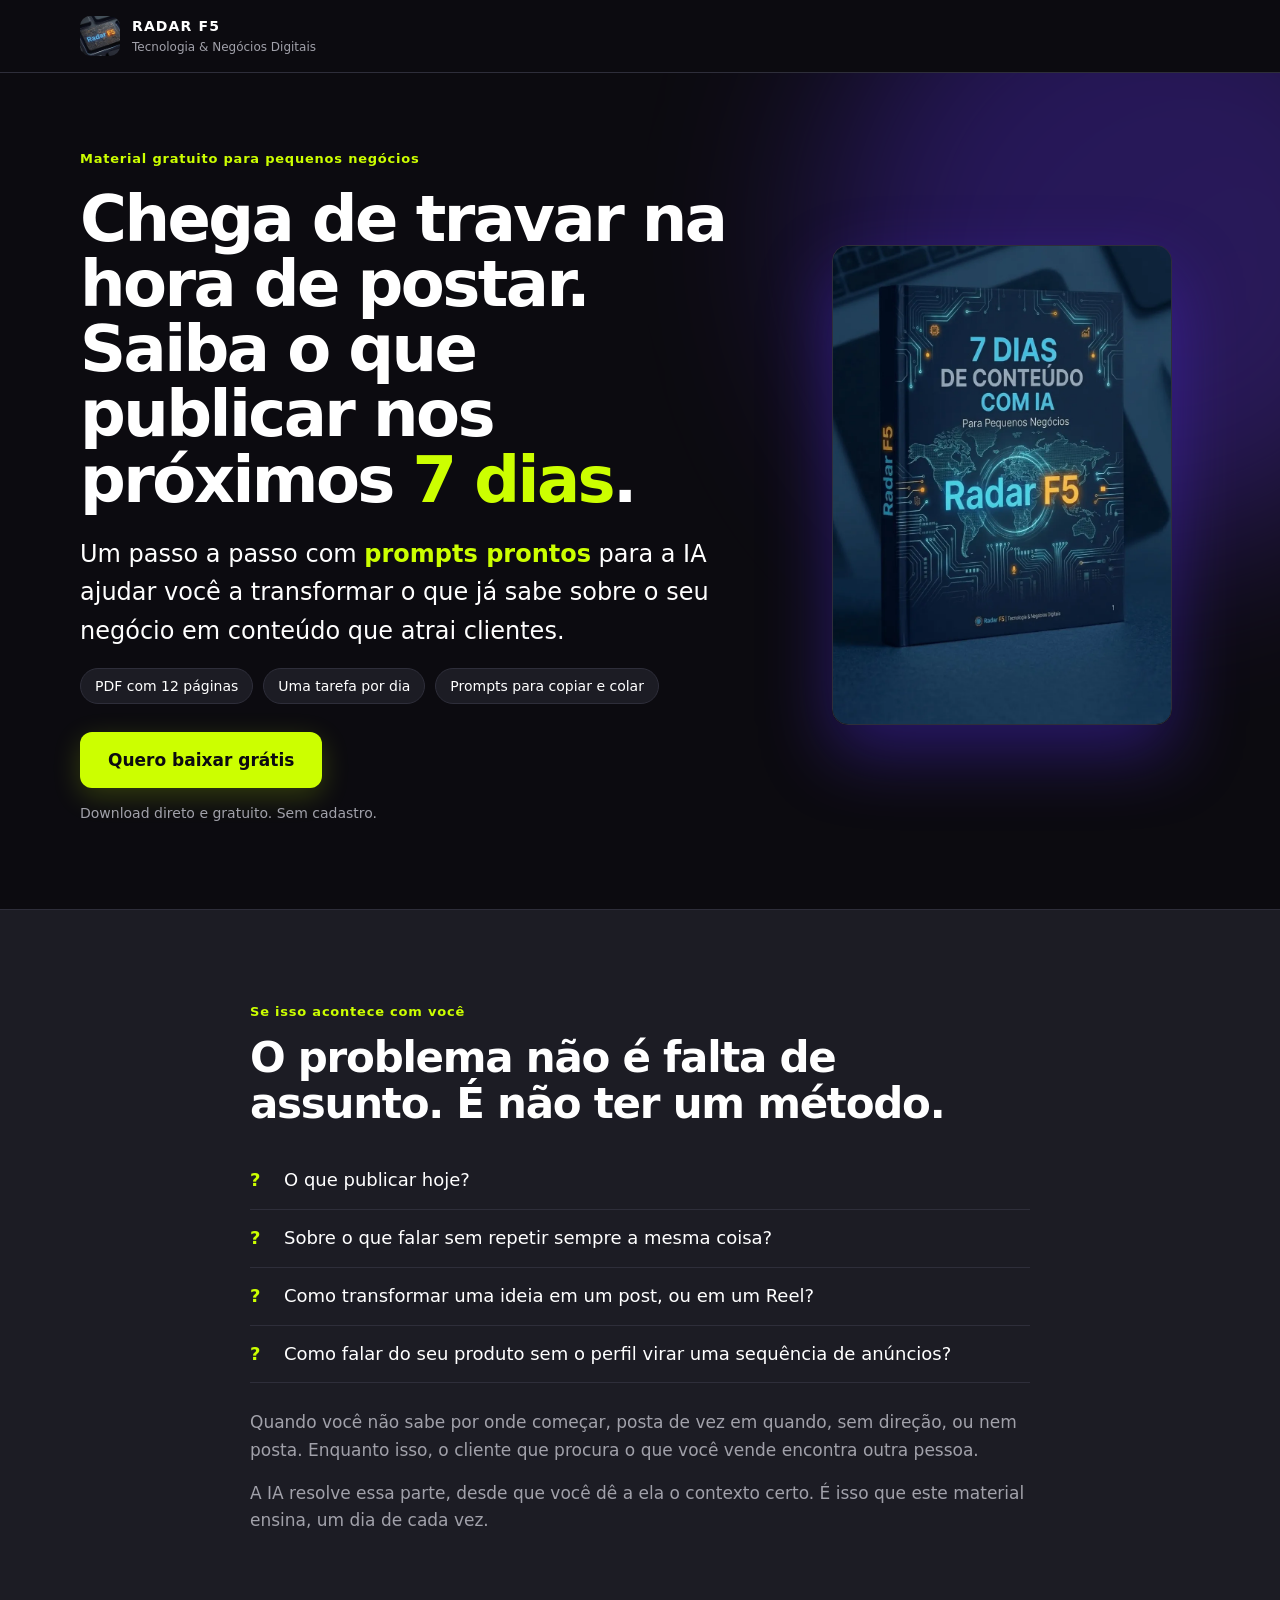
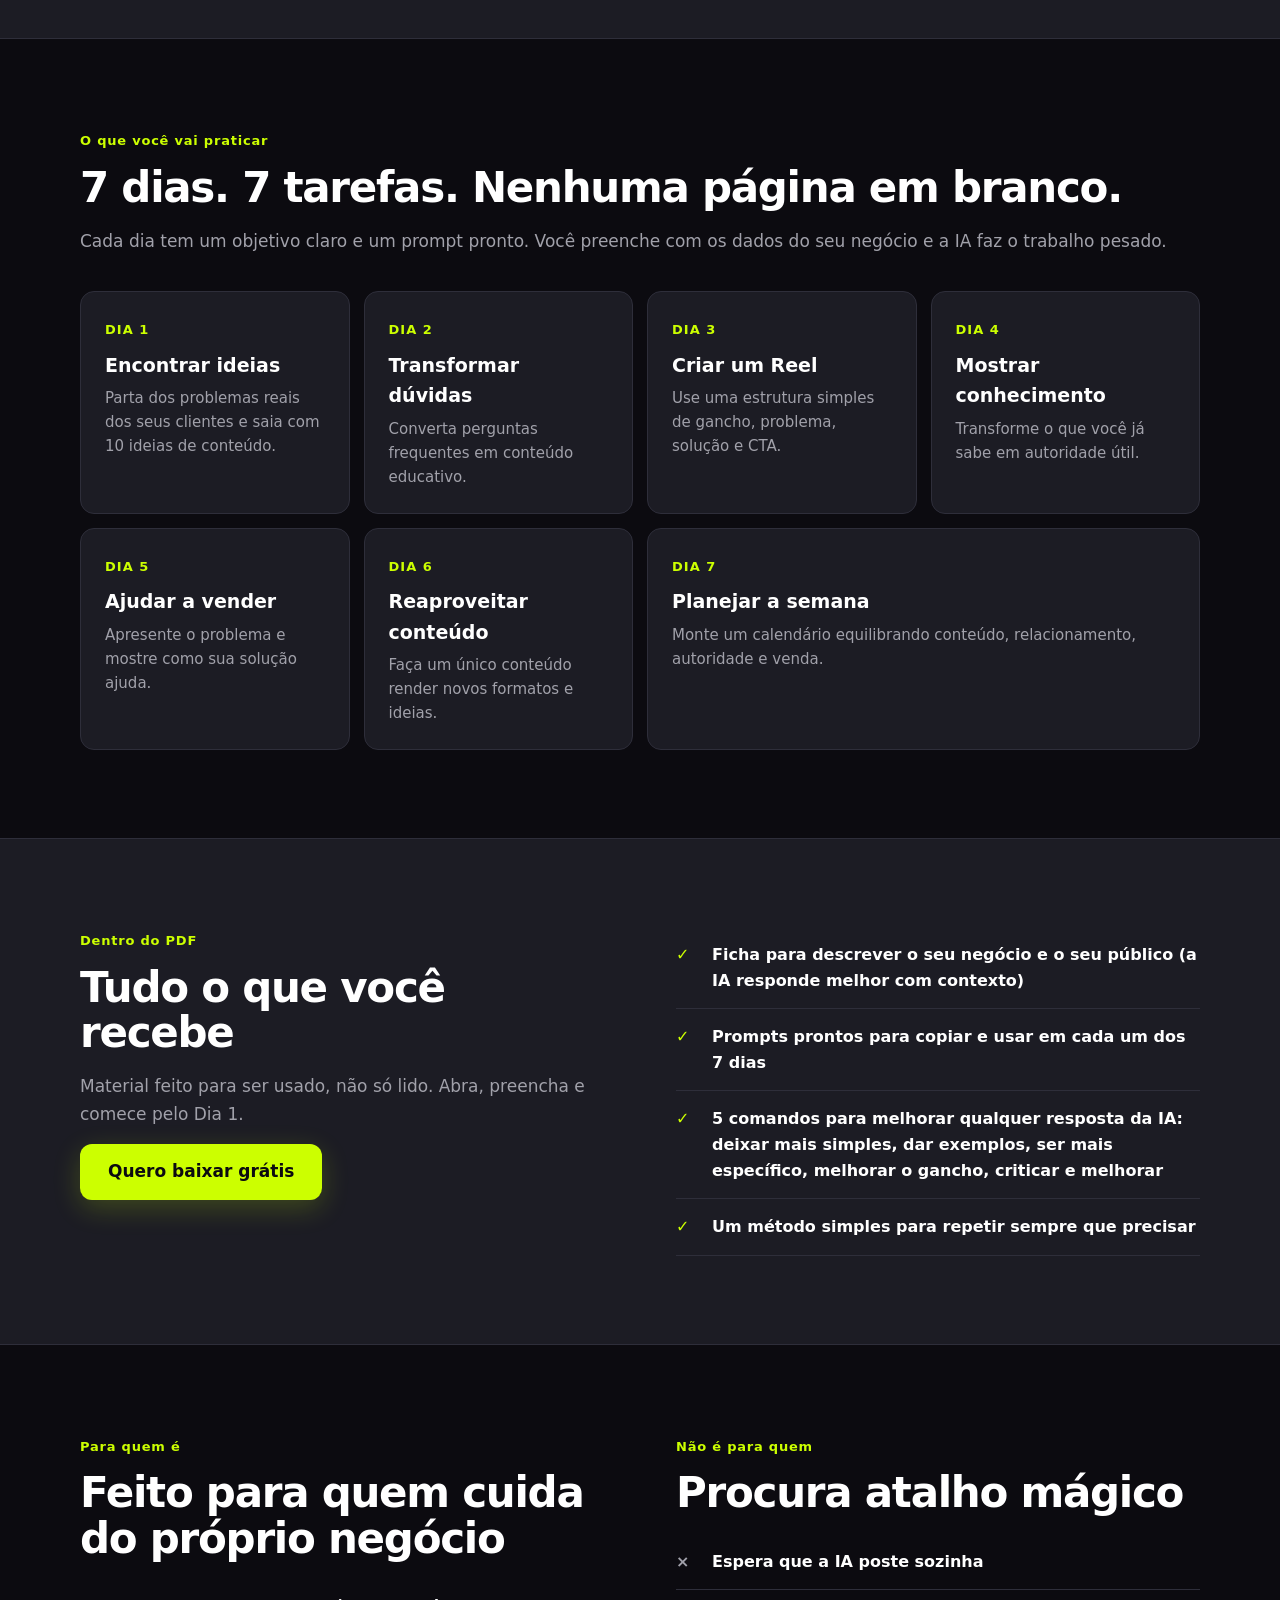
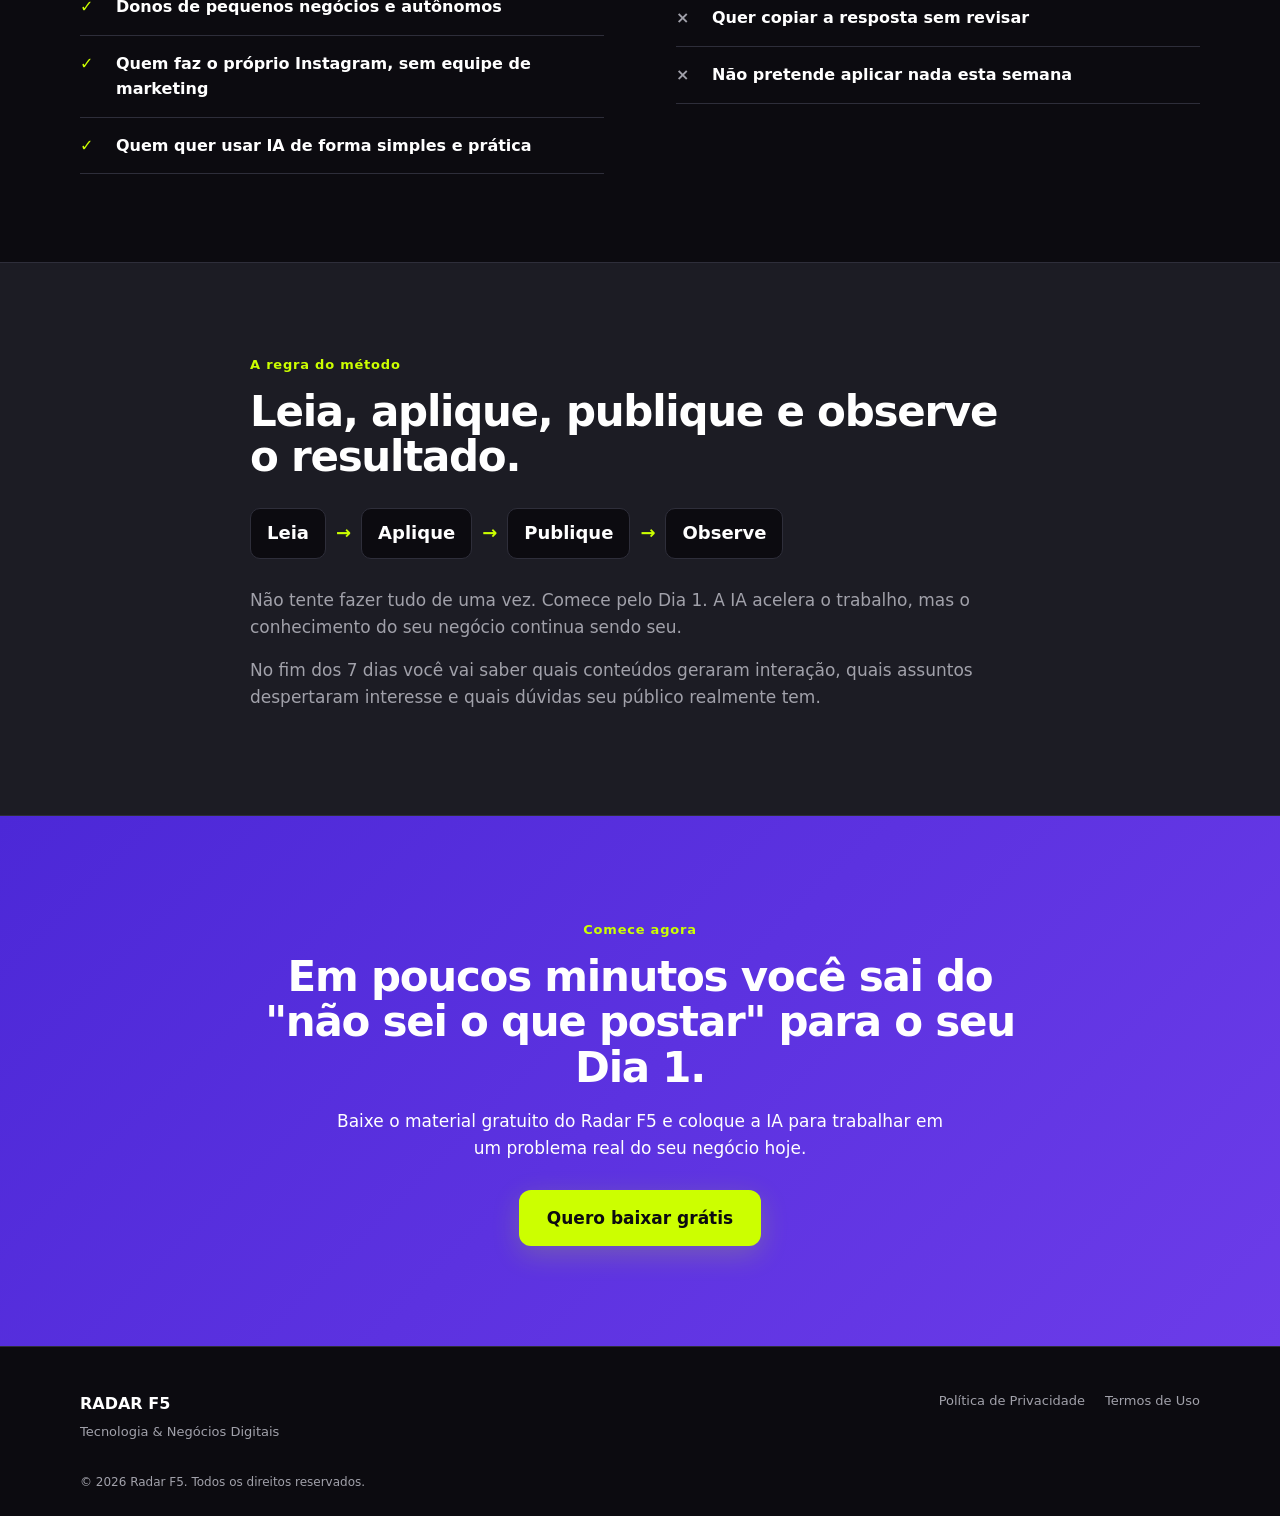
<file: index.html>
<!DOCTYPE html>
<html lang="pt-BR">

<head>
  <meta charset="UTF-8">
  <meta name="viewport" content="width=device-width, initial-scale=1.0">
  <meta name="description"
    content="Baixe grátis o material 7 Dias de Conteúdo com IA, do Radar F5: uma tarefa prática por dia, com prompts prontos, para saber o que postar no seu negócio.">
  <meta name="theme-color" content="#0c0b10">
  <meta property="og:type" content="website">
  <meta property="og:locale" content="pt_BR">
  <meta property="og:title" content="7 Dias de Conteúdo com IA para Pequenos Negócios | Radar F5">
  <meta property="og:description"
    content="Material gratuito em PDF com uma tarefa por dia e prompts prontos para copiar e usar.">
  <title>7 Dias de Conteúdo com IA para Pequenos Negócios | Radar F5</title>
  <link rel="icon" type="image/svg+xml" href="image/favicon.svg">
  <link rel="stylesheet" href="style.css">
</head>

<body>
  <header class="site-header">
    <div class="container nav">
      <div class="brand"><img src="image/rf5_logo.webp" alt="" class="brand-logo" width="40" height="40"><span><span
            class="brand-name">RADAR F5</span><small>Tecnologia &amp; Negócios Digitais</small></span></div>
    </div>
  </header>

  <main id="conteudo">
    <section class="hero">
      <div class="container hero-grid">
        <div>
          <span class="eyebrow">Material gratuito para pequenos negócios</span>
          <h1>Chega de travar na hora de postar. Saiba o que publicar nos próximos <span class="highlight">7
              dias</span>.</h1>
          <p class="lead">Um passo a passo com <strong>prompts prontos</strong> para a IA ajudar você a transformar o
            que já sabe sobre o seu negócio em conteúdo que atrai clientes.</p>
          <ul class="pills">
            <li>PDF com 12 páginas</li>
            <li>Uma tarefa por dia</li>
            <li>Prompts para copiar e colar</li>
          </ul>
          <a class="button button-primary" href="pdf/7-dias-de-conteudo-com-ia.pdf" data-download download>Quero baixar
            grátis</a>
          <p class="microcopy">Download direto e gratuito. Sem cadastro.</p>
        </div>
        <figure class="cover">
          <img src="image/capa-7-dias.webp" alt="Capa do material 7 Dias de Conteúdo com IA, do Radar F5" width="910"
            height="1287" fetchpriority="high">
        </figure>
      </div>
    </section>

    <section class="section alt">
      <div class="container narrow">
        <span class="section-label">Se isso acontece com você</span>
        <h2>O problema não é falta de assunto. É não ter um método.</h2>
        <ul class="pain">
          <li>O que publicar hoje?</li>
          <li>Sobre o que falar sem repetir sempre a mesma coisa?</li>
          <li>Como transformar uma ideia em um post, ou em um Reel?</li>
          <li>Como falar do seu produto sem o perfil virar uma sequência de anúncios?</li>
        </ul>
        <p>Quando você não sabe por onde começar, posta de vez em quando, sem direção, ou nem posta. Enquanto isso, o
          cliente que procura o que você vende encontra outra pessoa.</p>
        <p>A IA resolve essa parte, desde que você dê a ela o contexto certo. É isso que este material ensina, um dia de
          cada vez.</p>
      </div>
    </section>

    <section class="section">
      <div class="container">
        <span class="section-label">O que você vai praticar</span>
        <h2>7 dias. 7 tarefas. Nenhuma página em branco.</h2>
        <p>Cada dia tem um objetivo claro e um prompt pronto. Você preenche com os dados do seu negócio e a IA faz o
          trabalho pesado.</p>
        <div class="days-grid">
          <article><span>DIA 1</span>
            <h3>Encontrar ideias</h3>
            <p>Parta dos problemas reais dos seus clientes e saia com 10 ideias de conteúdo.</p>
          </article>
          <article><span>DIA 2</span>
            <h3>Transformar dúvidas</h3>
            <p>Converta perguntas frequentes em conteúdo educativo.</p>
          </article>
          <article><span>DIA 3</span>
            <h3>Criar um Reel</h3>
            <p>Use uma estrutura simples de gancho, problema, solução e CTA.</p>
          </article>
          <article><span>DIA 4</span>
            <h3>Mostrar conhecimento</h3>
            <p>Transforme o que você já sabe em autoridade útil.</p>
          </article>
          <article><span>DIA 5</span>
            <h3>Ajudar a vender</h3>
            <p>Apresente o problema e mostre como sua solução ajuda.</p>
          </article>
          <article><span>DIA 6</span>
            <h3>Reaproveitar conteúdo</h3>
            <p>Faça um único conteúdo render novos formatos e ideias.</p>
          </article>
          <article><span>DIA 7</span>
            <h3>Planejar a semana</h3>
            <p>Monte um calendário equilibrando conteúdo, relacionamento, autoridade e venda.</p>
          </article>
        </div>
      </div>
    </section>

    <section class="section alt">
      <div class="container two-col">
        <div>
          <span class="section-label">Dentro do PDF</span>
          <h2>Tudo o que você recebe</h2>
          <p>Material feito para ser usado, não só lido. Abra, preencha e comece pelo Dia 1.</p>
          <a class="button button-primary" href="pdf/7-dias-de-conteudo-com-ia.pdf" data-download download>Quero baixar
            grátis</a>
        </div>
        <ul class="check-list">
          <li>Ficha para descrever o seu negócio e o seu público (a IA responde melhor com contexto)</li>
          <li>Prompts prontos para copiar e usar em cada um dos 7 dias</li>
          <li>5 comandos para melhorar qualquer resposta da IA: deixar mais simples, dar exemplos, ser mais específico,
            melhorar o gancho, criticar e melhorar</li>
          <li>Um método simples para repetir sempre que precisar</li>
        </ul>
      </div>
    </section>

    <section class="section">
      <div class="container two-col">
        <div>
          <span class="section-label">Para quem é</span>
          <h2>Feito para quem cuida do próprio negócio</h2>
          <ul class="check-list">
            <li>Donos de pequenos negócios e autônomos</li>
            <li>Quem faz o próprio Instagram, sem equipe de marketing</li>
            <li>Quem quer usar IA de forma simples e prática</li>
          </ul>
        </div>
        <div>
          <span class="section-label">Não é para quem</span>
          <h2>Procura atalho mágico</h2>
          <ul class="check-list no">
            <li>Espera que a IA poste sozinha</li>
            <li>Quer copiar a resposta sem revisar</li>
            <li>Não pretende aplicar nada esta semana</li>
          </ul>
        </div>
      </div>
    </section>

    <section class="section alt">
      <div class="container narrow">
        <span class="section-label">A regra do método</span>
        <h2>Leia, aplique, publique e observe o resultado.</h2>
        <div class="steps">
          <span>Leia</span><i>→</i><span>Aplique</span><i>→</i><span>Publique</span><i>→</i><span>Observe</span></div>
        <p>Não tente fazer tudo de uma vez. Comece pelo Dia 1. A IA acelera o trabalho, mas o conhecimento do seu
          negócio continua sendo seu.</p>
        <p>No fim dos 7 dias você vai saber quais conteúdos geraram interação, quais assuntos despertaram interesse e
          quais dúvidas seu público realmente tem.</p>
      </div>
    </section>

    <section class="cta">
      <div class="container narrow center">
        <span class="section-label">Comece agora</span>
        <h2>Em poucos minutos você sai do "não sei o que postar" para o seu Dia 1.</h2>
        <p>Baixe o material gratuito do Radar F5 e coloque a IA para trabalhar em um problema real do seu negócio hoje.
        </p>
        <a class="button button-primary" href="pdf/7-dias-de-conteudo-com-ia.pdf" data-download download>Quero baixar
          grátis</a>

      </div>
    </section>
  </main>

  <footer class="site-footer">
    <div class="container footer-grid">
      <div><strong>RADAR F5</strong>
        <p>Tecnologia &amp; Negócios Digitais</p>
      </div>
      <nav aria-label="Links legais"><a href="politica-de-privacidade.html">Política de Privacidade</a><a
          href="termos-de-uso.html">Termos de Uso</a></nav>
    </div>
    <div class="container copyright">© 2026 Radar F5. Todos os direitos reservados.</div>
  </footer>
  <script src="script.js"></script>
</body>

</html>
</file>
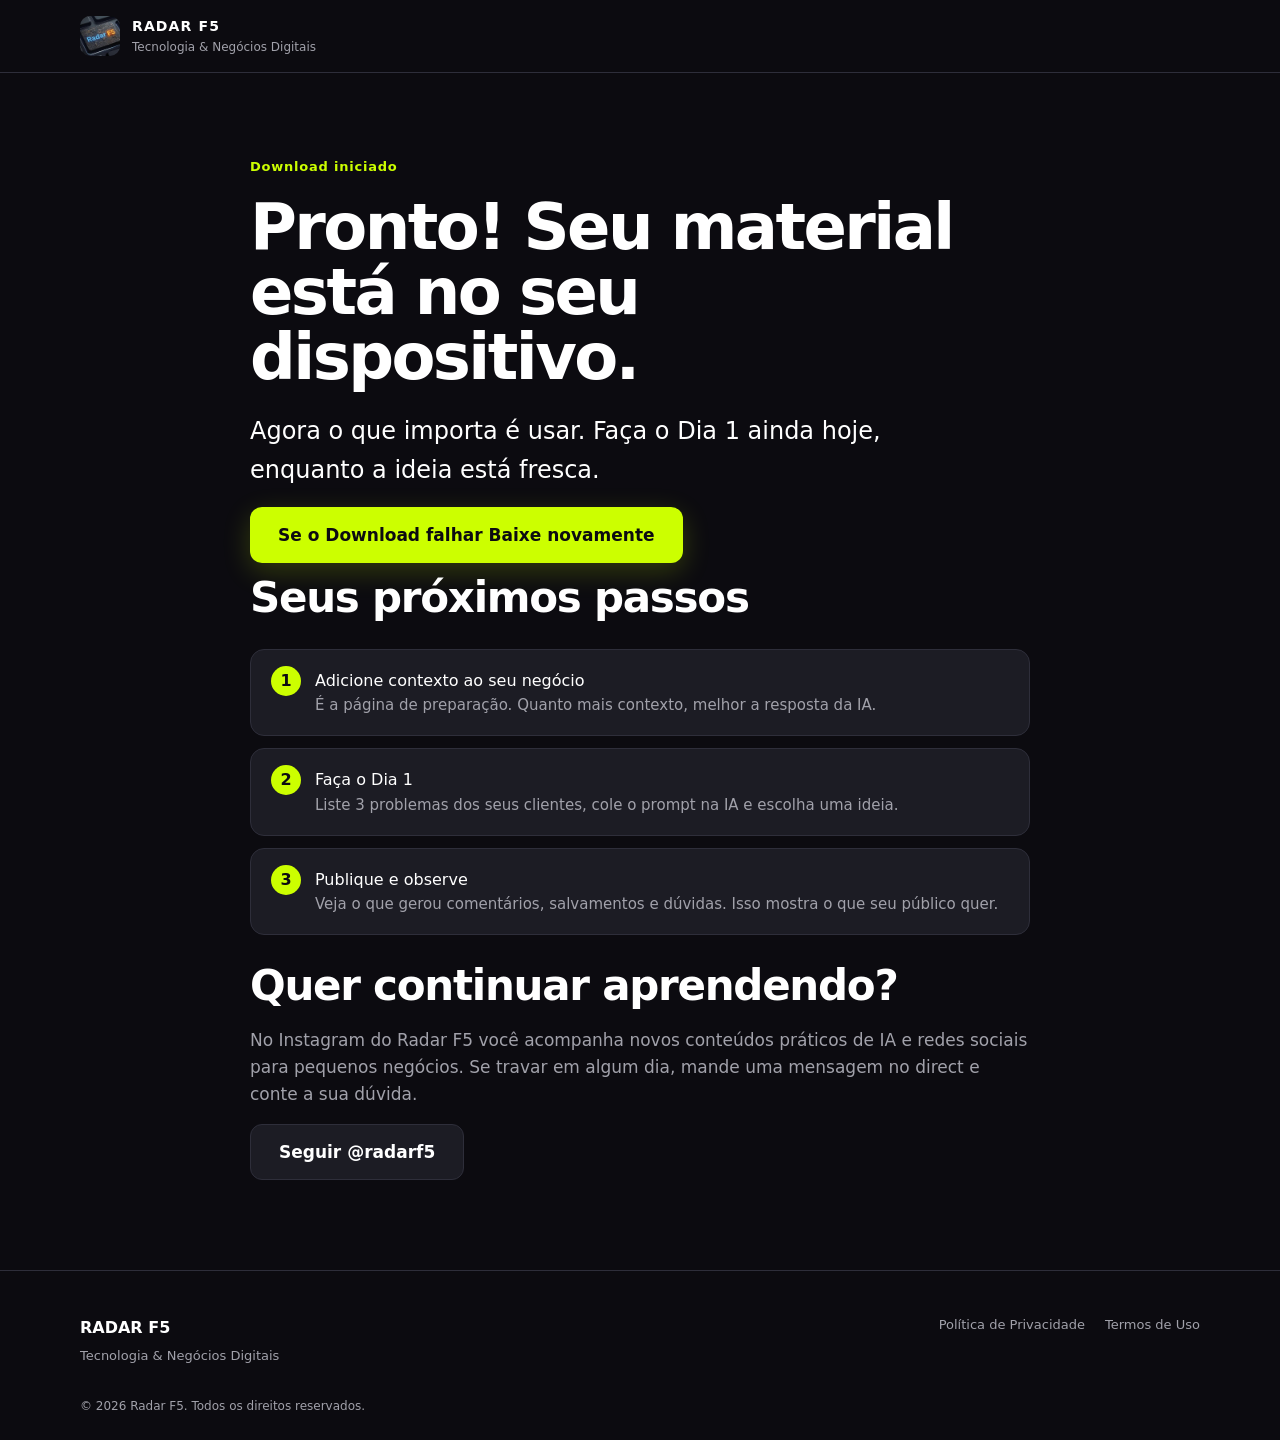
<file: obrigado.html>
<!DOCTYPE html>
<html lang="pt-BR">

<head>
  <meta charset="UTF-8">
  <meta name="viewport" content="width=device-width, initial-scale=1.0">
  <meta name="description" content="Seu material 7 Dias de Conteúdo com IA está a caminho.">
  <meta name="theme-color" content="#0c0b10">
  <meta name="robots" content="noindex">
  <title>Obrigado | Radar F5</title>
  <link rel="icon" type="image/svg+xml" href="image/favicon.svg">
  <link rel="stylesheet" href="style.css">
</head>

<body>
  <header class="site-header">
    <div class="container nav">
      <div class="brand"><img src="image/rf5_logo.webp" alt="" class="brand-logo" width="40" height="40"><span><span
            class="brand-name">RADAR F5</span><small>Tecnologia &amp; Negócios Digitais</small></span></div>
    </div>
  </header>

  <main class="thanks">
    <div class="container narrow">
      <span class="eyebrow">Download iniciado</span>
      <h1>Pronto! Seu material está no seu dispositivo.</h1>
      <p class="lead">Agora o que importa é usar. Faça o Dia 1 ainda hoje, enquanto a ideia está fresca.</p>
      <div class="actions">
        <a class="button button-primary" href="pdf/7-dias-de-conteudo-com-ia.pdf" download>Se o Download falhar Baixe
          novamente</a>
      </div>


      <h2>Seus próximos passos</h2>
      <ol class="next">
        <li>Adicione contexto ao seu negócio<span>É a página de preparação. Quanto mais contexto, melhor a resposta da
            IA.</span></li>
        <li>Faça o Dia 1<span>Liste 3 problemas dos seus clientes, cole o prompt na IA e escolha uma ideia.</span></li>
        <li>Publique e observe<span>Veja o que gerou comentários, salvamentos e dúvidas. Isso mostra o que seu público
            quer.</span></li>
      </ol>

      <h2>Quer continuar aprendendo?</h2>
      <p>No Instagram do Radar F5 você acompanha novos conteúdos práticos de IA e redes sociais para pequenos negócios.
        Se travar em algum dia, mande uma mensagem no direct e conte a sua dúvida.</p>
      <div class="actions">
        <a class="button button-ghost" href="https://www.instagram.com/radarf5" rel="noopener">Seguir @radarf5</a>
      </div>
    </div>
  </main>

  <footer class="site-footer">
    <div class="container footer-grid">
      <div><strong>RADAR F5</strong>
        <p>Tecnologia &amp; Negócios Digitais</p>
      </div>
      <nav aria-label="Links legais"><a href="politica-de-privacidade.html">Política de Privacidade</a><a
          href="termos-de-uso.html">Termos de Uso</a></nav>
    </div>
    <div class="container copyright">© 2026 Radar F5. Todos os direitos reservados.</div>
  </footer>
</body>

</html>
</file>
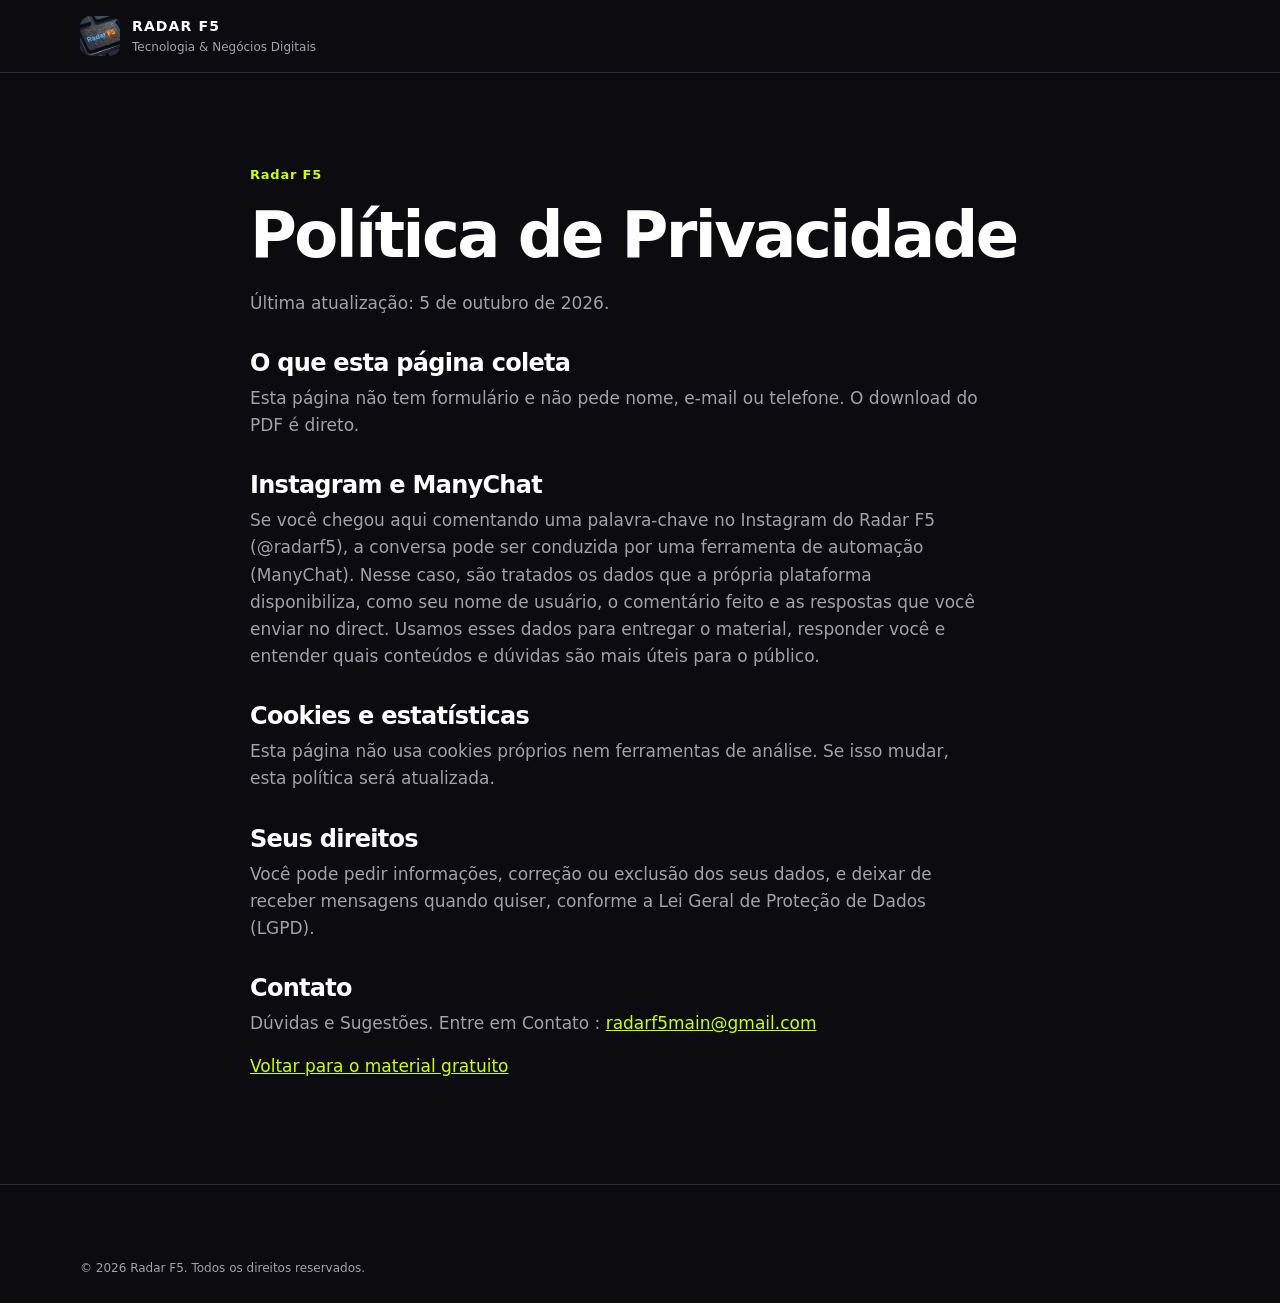
<file: politica-de-privacidade.html>
<!DOCTYPE html>
<html lang="pt-BR">

<head>
  <meta charset="UTF-8">
  <meta name="viewport" content="width=device-width, initial-scale=1.0">
  <meta name="theme-color" content="#0c0b10">
  <title>Política de Privacidade | Radar F5</title>
  <link rel="icon" type="image/svg+xml" href="image/favicon.svg">
  <link rel="stylesheet" href="style.css">
</head>

<body>
  <header class="site-header">
    <div class="container nav">
      <div class="brand"><img src="image/rf5_logo.webp" alt="" class="brand-logo" width="40" height="40"><span><span
            class="brand-name">RADAR F5</span><small>Tecnologia &amp; Negócios Digitais</small></span></div>
    </div>
  </header>
  <main class="section legal">
    <div class="container narrow">
      <span class="section-label">Radar F5</span>
      <h1>Política de Privacidade</h1>
      <p>Última atualização: 5 de outubro de 2026.</p>

      <h2>O que esta página coleta</h2>
      <p>Esta página não tem formulário e não pede nome, e-mail ou telefone. O download do PDF é direto.</p>
      <h2>Instagram e ManyChat</h2>
      <p>Se você chegou aqui comentando uma palavra-chave no Instagram do Radar F5 (@radarf5), a conversa pode ser
        conduzida por uma ferramenta de automação (ManyChat). Nesse caso, são tratados os dados que a própria plataforma
        disponibiliza, como seu nome de usuário, o comentário feito e as respostas que você enviar no direct. Usamos
        esses dados para entregar o material, responder você e entender quais conteúdos e dúvidas são mais úteis para o
        público.</p>
      <h2>Cookies e estatísticas</h2>
      <p>Esta página não usa cookies próprios nem ferramentas de análise. Se isso mudar, esta política será atualizada.
      </p>
      <h2>Seus direitos</h2>
      <p>Você pode pedir informações, correção ou exclusão dos seus dados, e deixar de receber mensagens quando quiser,
        conforme a Lei Geral de Proteção de Dados (LGPD).</p>
      <h2>Contato</h2>
      <p>Dúvidas e Sugestões. Entre em Contato : <a href="mailto:radarf5main@gmail.com"
          rel="noopener">radarf5main@gmail.com</a></p>

      <p><a href="index.html">Voltar para o material gratuito</a></p>
    </div>
  </main>
  <footer class="site-footer">
    <div class="container copyright">© 2026 Radar F5. Todos os direitos reservados.</div>
  </footer>
</body>

</html>
</file>
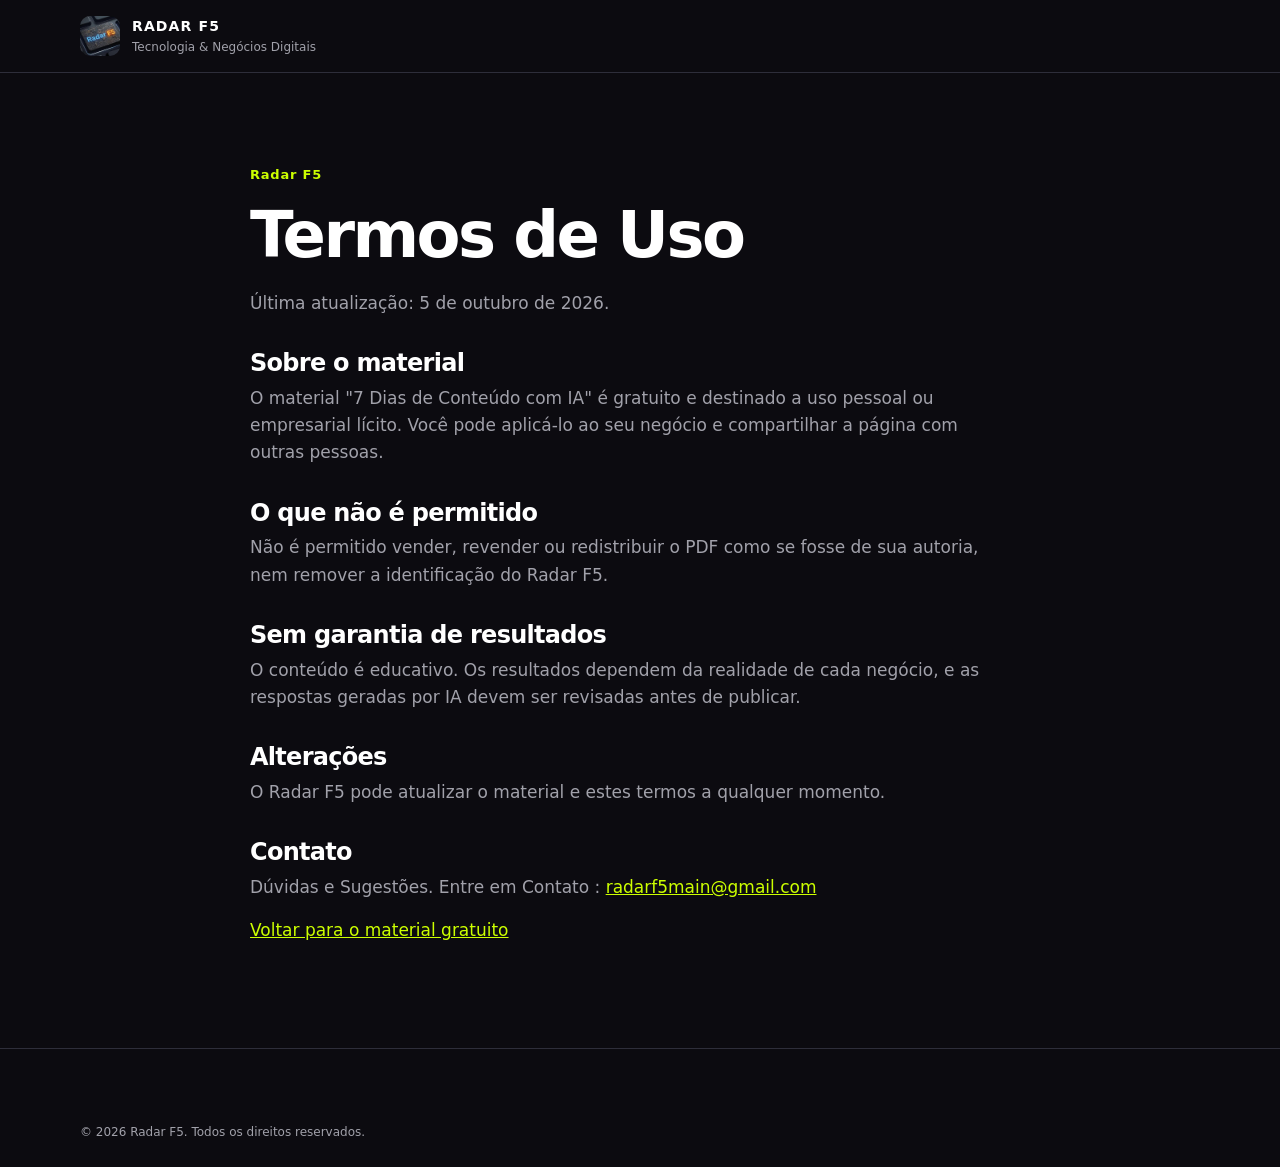
<file: termos-de-uso.html>
<!DOCTYPE html>
<html lang="pt-BR">

<head>
  <meta charset="UTF-8">
  <meta name="viewport" content="width=device-width, initial-scale=1.0">
  <meta name="theme-color" content="#0c0b10">
  <title>Termos de Uso | Radar F5</title>
  <link rel="icon" type="image/svg+xml" href="image/favicon.svg">
  <link rel="stylesheet" href="style.css">
</head>

<body>
  <header class="site-header">
    <div class="container nav">
      <div class="brand"><img src="image/rf5_logo.webp" alt="" class="brand-logo" width="40" height="40"><span><span
            class="brand-name">RADAR F5</span><small>Tecnologia &amp; Negócios Digitais</small></span></div>
    </div>
  </header>
  <main class="section legal">
    <div class="container narrow">
      <span class="section-label">Radar F5</span>
      <h1>Termos de Uso</h1>
      <p>Última atualização: 5 de outubro de 2026.</p>

      <h2>Sobre o material</h2>
      <p>O material "7 Dias de Conteúdo com IA" é gratuito e destinado a uso pessoal ou empresarial lícito. Você pode
        aplicá-lo ao seu negócio e compartilhar a página com outras pessoas.</p>
      <h2>O que não é permitido</h2>
      <p>Não é permitido vender, revender ou redistribuir o PDF como se fosse de sua autoria, nem remover a
        identificação do Radar F5.</p>
      <h2>Sem garantia de resultados</h2>
      <p>O conteúdo é educativo. Os resultados dependem da realidade de cada negócio, e as respostas geradas por IA
        devem ser revisadas antes de publicar.</p>
      <h2>Alterações</h2>
      <p>O Radar F5 pode atualizar o material e estes termos a qualquer momento.</p>
      <h2>Contato</h2>
      <p>Dúvidas e Sugestões. Entre em Contato : <a href="mailto:radarf5main@gmail.com"
          rel="noopener">radarf5main@gmail.com</a></p>

      <p><a href="index.html">Voltar para o material gratuito</a></p>
    </div>
  </main>
  <footer class="site-footer">
    <div class="container copyright">© 2026 Radar F5. Todos os direitos reservados.</div>
  </footer>
</body>

</html>
</file>
<file: style.css>
:root {
  --bg-main: #0c0b10;
  --purple-gradient: linear-gradient(135deg, #4c28d7 0%, #6c3ce9 100%);
  --card-bg: #1c1c24;
  --card-hover: #262632;
  --text-primary: #ffffff;
  --text-secondary: #a1a1aa;
  --neon-yellow: #ccff00;
  --border-color: #2e2e3a;
  --max: 1120px;
}
* { box-sizing: border-box; }
html { scroll-behavior: smooth; }
body { margin: 0; background: var(--bg-main); color: var(--text-primary);
  font-family: Inter, ui-sans-serif, system-ui, -apple-system, "Segoe UI", sans-serif; line-height: 1.6; }
p { margin: 0 0 16px; color: var(--text-secondary); font-size: 17px; }
a { color: var(--neon-yellow); }
.container { width: min(calc(100% - 40px), var(--max)); margin: 0 auto; }
.narrow { max-width: 780px; }
.center { text-align: center; }

.site-header { border-bottom: 1px solid var(--border-color); }
.nav { min-height: 72px; display: flex; align-items: center; }
.brand { display: inline-flex; align-items: center; gap: 12px; color: var(--text-primary); }
.brand-logo { width: 40px; height: 40px; border-radius: 10px; object-fit: cover; }
.brand-name { display: block; font-weight: 800; letter-spacing: .08em; font-size: 14px; }
.brand small { display: block; color: var(--text-secondary); font-size: 12px; }

h1 { font-size: clamp(36px, 5.6vw, 64px); line-height: 1.02; letter-spacing: -.04em; margin: 16px 0 22px; }
h2 { font-size: clamp(28px, 4vw, 42px); line-height: 1.08; letter-spacing: -.03em; margin: 12px 0 18px; }
h3 { font-size: 19px; margin: 8px 0 6px; }
.eyebrow, .section-label { display: inline-block; color: var(--neon-yellow); font-size: 13px; font-weight: 700; letter-spacing: .06em; }
.lead { font-size: clamp(19px, 2.3vw, 24px); color: var(--text-primary); max-width: 640px; margin-bottom: 18px; }
.lead strong, .highlight { color: var(--neon-yellow); }

.button { display: inline-flex; align-items: center; justify-content: center; min-height: 56px; padding: 0 28px;
  border-radius: 12px; text-decoration: none; font-weight: 800; font-size: 17px; transition: transform .15s ease, background .15s ease; }
.button:hover { transform: translateY(-2px); }
.button-primary { background: var(--neon-yellow); color: var(--bg-main); box-shadow: 0 8px 28px rgba(204, 255, 0, .2); }
.button-ghost { background: var(--card-bg); color: var(--text-primary); border: 1px solid var(--border-color); }
.button-ghost:hover { background: var(--card-hover); }
.button:focus-visible, a:focus-visible { outline: 3px solid var(--neon-yellow); outline-offset: 3px; }
.microcopy { font-size: 14px; margin: 14px 0 0; }

.hero { padding: 72px 0 84px; background: var(--bg-main); position: relative; overflow: hidden; }
.hero::before { content: ""; position: absolute; width: 640px; height: 640px; right: -180px; top: -160px; border-radius: 50%;
  background: var(--purple-gradient); opacity: .35; filter: blur(90px); pointer-events: none; }
.hero-grid { position: relative; display: grid; grid-template-columns: 1.25fr .75fr; gap: 64px; align-items: center; }
.cover { margin: 0; justify-self: center; max-width: 340px; }
.cover img { display: block; width: 100%; height: auto; border-radius: 16px; border: 1px solid var(--border-color);
  box-shadow: 0 28px 70px rgba(76, 40, 215, .45); }
.pills { display: flex; flex-wrap: wrap; gap: 10px; margin: 0 0 28px; padding: 0; list-style: none; }
.pills li { background: var(--card-bg); border: 1px solid var(--border-color); border-radius: 999px; padding: 6px 14px;
  font-size: 14px; color: var(--text-primary); }

.section { padding: 88px 0; }
.alt { background: var(--card-bg); border-top: 1px solid var(--border-color); border-bottom: 1px solid var(--border-color); }
.pain { list-style: none; padding: 0; margin: 26px 0; }
.pain li { padding: 14px 0 14px 34px; border-bottom: 1px solid var(--border-color); position: relative; font-size: 18px; }
.pain li::before { content: "?"; position: absolute; left: 0; color: var(--neon-yellow); font-weight: 900; }

.days-grid { display: grid; grid-template-columns: repeat(4, 1fr); gap: 14px; margin-top: 36px; }
.days-grid article { background: var(--card-bg); border: 1px solid var(--border-color); border-radius: 14px; padding: 24px; min-height: 190px; transition: background .15s ease; }
.days-grid article:hover { background: var(--card-hover); }
.days-grid article:last-child { grid-column: span 2; }
.alt .days-grid article { background: var(--bg-main); }
.alt .days-grid article:hover { background: var(--card-hover); }
.days-grid span { font-size: 13px; font-weight: 800; color: var(--neon-yellow); letter-spacing: .08em; }
.days-grid p { font-size: 15px; margin: 0; }

.two-col { display: grid; grid-template-columns: 1fr 1fr; gap: 72px; align-items: start; }
.check-list { list-style: none; padding: 0; margin: 0; }
.check-list li { padding: 15px 0 15px 36px; border-bottom: 1px solid var(--border-color); position: relative; font-weight: 600; }
.check-list li::before { content: "✓"; position: absolute; left: 0; color: var(--neon-yellow); font-weight: 900; }
.check-list.no li::before { content: "×"; color: var(--text-secondary); }
.steps { display: flex; flex-wrap: wrap; align-items: center; gap: 10px; margin: 28px 0; font-weight: 800; font-size: 18px; }
.steps span { background: var(--bg-main); border: 1px solid var(--border-color); border-radius: 10px; padding: 10px 16px; }
.steps i { color: var(--neon-yellow); font-style: normal; }

.cta { padding: 100px 0; background: var(--purple-gradient); }
.cta .section-label { color: var(--neon-yellow); }
.cta p { color: var(--text-primary); max-width: 620px; margin: 0 auto 28px; }
.cta .microcopy { color: var(--text-primary); }

.thanks { padding: 80px 0 90px; }
.next { counter-reset: n; list-style: none; padding: 0; margin: 28px 0; }
.next li { counter-increment: n; background: var(--card-bg); border: 1px solid var(--border-color); border-radius: 14px;
  padding: 18px 20px 18px 64px; margin-bottom: 12px; position: relative; color: var(--text-primary); }
.next li::before { content: counter(n); position: absolute; left: 20px; top: 16px; width: 30px; height: 30px; border-radius: 50%;
  background: var(--neon-yellow); color: var(--bg-main); font-weight: 900; display: grid; place-items: center; }
.next li span { display: block; color: var(--text-secondary); font-size: 15px; }
.actions { display: flex; flex-wrap: wrap; gap: 12px; margin-top: 8px; }

.legal h2 { font-size: 24px; margin: 34px 0 8px; }
.legal p { max-width: 68ch; }

.site-footer { border-top: 1px solid var(--border-color); padding: 44px 0 24px; }
.footer-grid { display: flex; justify-content: space-between; gap: 30px; }
.footer-grid p { margin: 5px 0 0; font-size: 13px; }
.footer-grid nav { display: flex; gap: 20px; flex-wrap: wrap; }
.footer-grid nav a { color: var(--text-secondary); font-size: 13px; text-decoration: none; }
.footer-grid nav a:hover { text-decoration: underline; }
.copyright { color: var(--text-secondary); font-size: 12px; margin-top: 30px; }

@media (max-width: 850px) {
  .hero { padding: 52px 0 64px; }
  .hero-grid, .two-col { grid-template-columns: 1fr; gap: 40px; }
  .cover { max-width: 250px; order: -1; }
  .days-grid { grid-template-columns: repeat(2, 1fr); }
  .section { padding: 64px 0; }
}
@media (max-width: 520px) {
  .container { width: min(calc(100% - 28px), var(--max)); }
  .days-grid { grid-template-columns: 1fr; }
  .days-grid article:last-child { grid-column: auto; }
  .button { width: 100%; }
  .footer-grid { flex-direction: column; }
  .footer-grid nav { flex-direction: column; gap: 9px; }
}
@media (prefers-reduced-motion: reduce) { html { scroll-behavior: auto; } .button, .days-grid article { transition: none; } }
</file>
